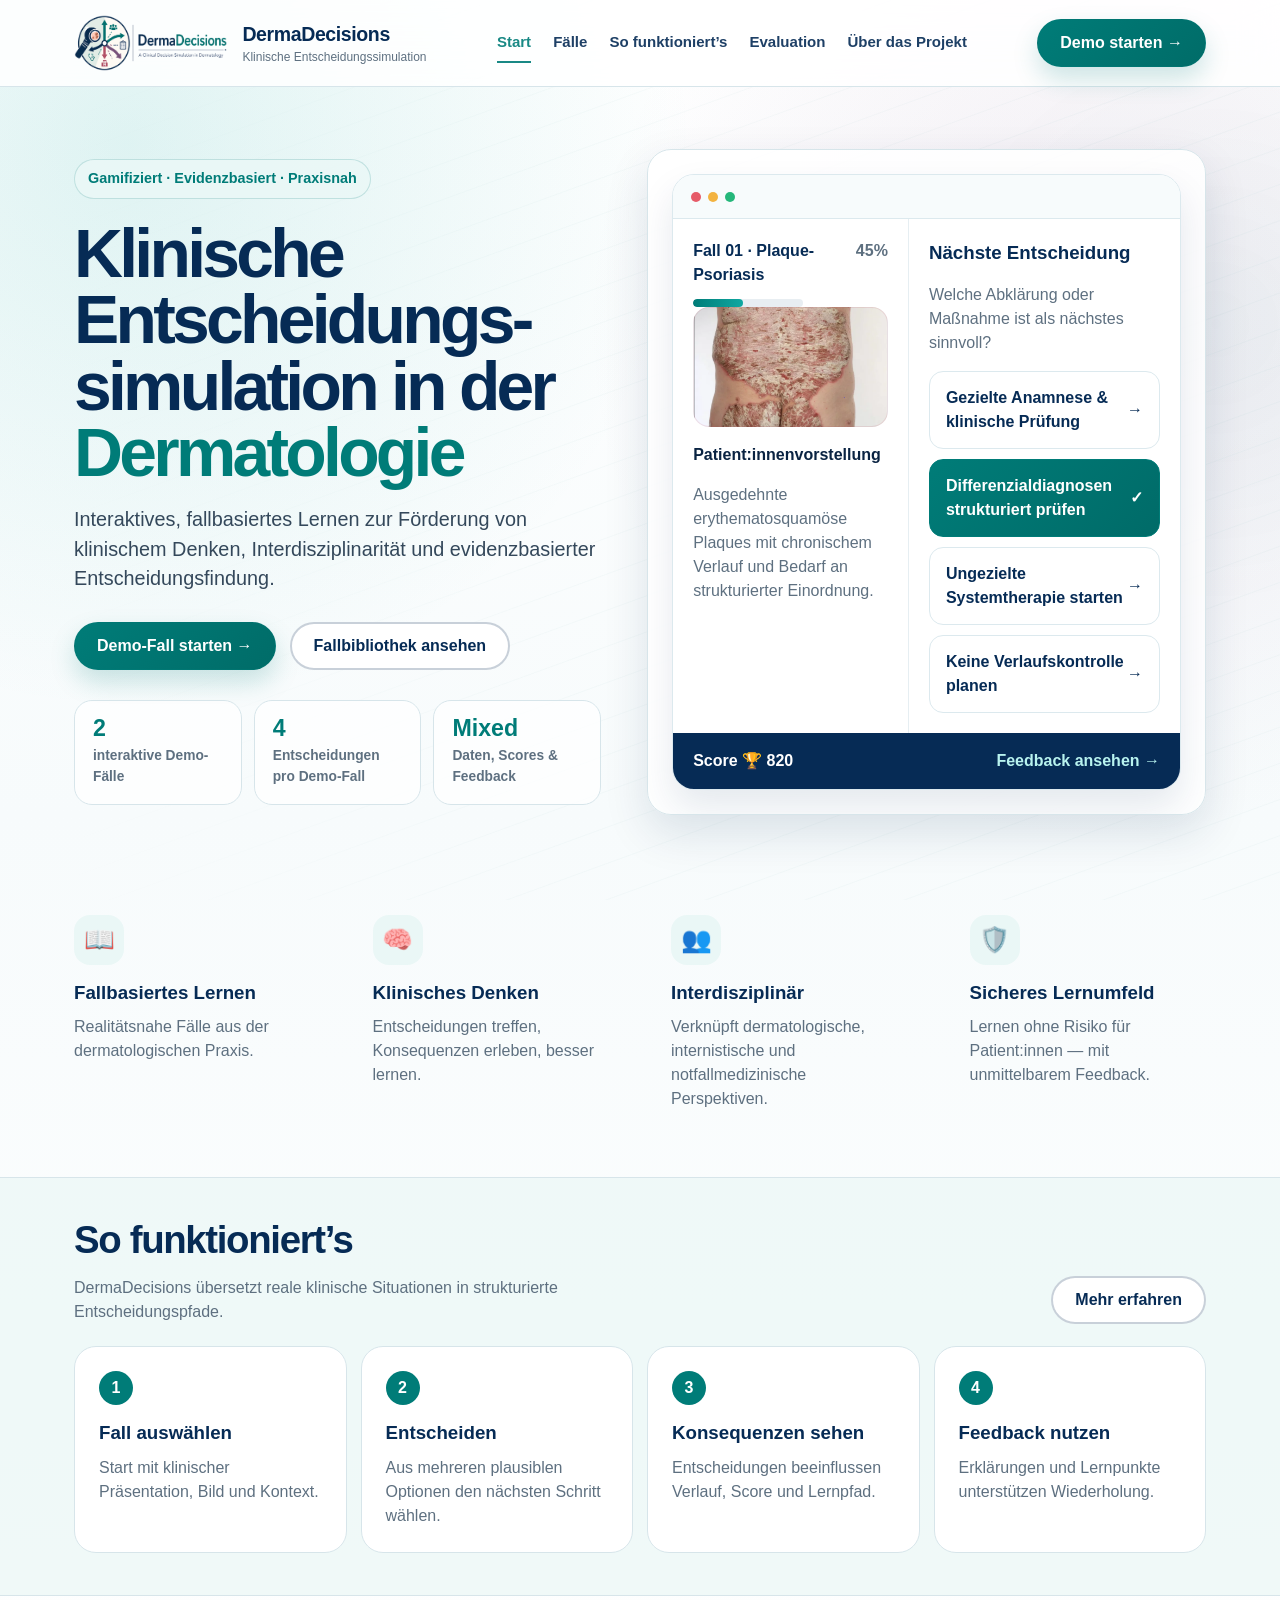
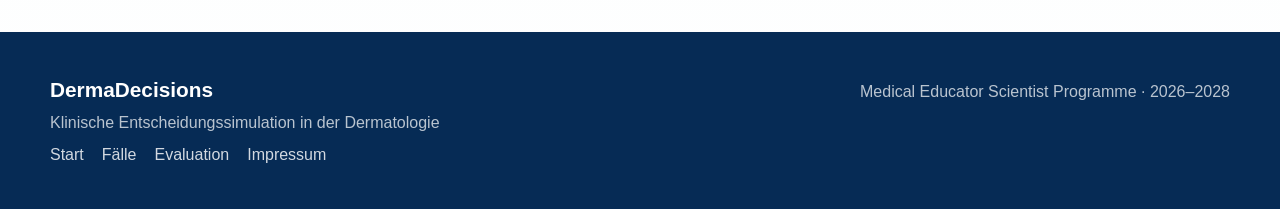
<file: DermaDecisionsDemoforHosting/index.html>
<!doctype html>
<html lang="de">
<head>
  <meta charset="utf-8">
  <meta name="viewport" content="width=device-width, initial-scale=1">
  <title>Start · DermaDecisions</title>
  <meta name="description" content="DermaDecisions ist eine webbasierte klinische Entscheidungssimulation für dermatologische Lehre.">
  <link rel="stylesheet" href="assets/css/styles.css">
</head>
<body>

<header>
  <nav class="nav" aria-label="Hauptnavigation">
    <a class="brand" href="index.html">
      <img src="assets/img/dermadecisions_logo.png" alt="DermaDecisions Logo">
      <div class="brand-text">
        <strong>DermaDecisions</strong>
        <span>Klinische Entscheidungssimulation</span>
      </div>
    </a>
    <div class="nav-links">
      <a class="active" href="index.html">Start</a>
      <a class="" href="faelle.html">Fälle</a>
      <a class="" href="so-funktioniert.html">So funktioniert’s</a>
      <a class="" href="evaluation.html">Evaluation</a>
      <a class="" href="ueber.html">Über das Projekt</a>
    </div>
    <a class="btn" href="fall-01.html"><span class="nowrap">Demo starten&nbsp;→</span></a>
  </nav>
</header>

<main>
  <section class="container hero">
    <div>
      <span class="eyebrow">Gamifiziert · Evidenzbasiert · Praxisnah</span>
      <h1>Klinische Entscheidungs&shy;simulation in der <span>Dermatologie</span></h1>
      <p class="lead">Interaktives, fallbasiertes Lernen zur Förderung von klinischem Denken, Interdisziplinarität und evidenzbasierter Entscheidungsfindung.</p>
      <div class="hero-actions">
        <a class="btn" href="fall-01.html">Demo-Fall starten →</a>
        <a class="btn secondary" href="faelle.html">Fallbibliothek ansehen</a>
      </div>
      <div class="quick-stats">
        <div class="stat"><strong>2</strong><span>interaktive Demo-Fälle</span></div>
        <div class="stat"><strong>4</strong><span>Entscheidungen pro Demo-Fall</span></div>
        <div class="stat"><strong>Mixed</strong><span>Daten, Scores & Feedback</span></div>
      </div>
    </div>
    <div class="app-card">
      <div class="app-window">
        <div class="window-top"><span class="dot red"></span><span class="dot yellow"></span><span class="dot green"></span></div>
        <div class="case-ui">
          <div class="patient">
            <div class="case-title"><span>Fall 01 · Plaque-Psoriasis</span><span class="muted">45%</span></div>
            <div class="progress"><span></span></div>
            <div class="patient-img" style="background-image:url('assets/img/fall_psoriasis.png')"></div>
            <p><strong>Patient:innenvorstellung</strong></p>
            <p class="muted">Ausgedehnte erythematosquamöse Plaques mit chronischem Verlauf und Bedarf an strukturierter Einordnung.</p>
          </div>
          <div class="decision">
            <h3>Nächste Entscheidung</h3>
            <p class="muted">Welche Abklärung oder Maßnahme ist als nächstes sinnvoll?</p>
            <div class="options">
              <div class="option">Gezielte Anamnese & klinische Prüfung <span>→</span></div>
              <div class="option selected">Differenzialdiagnosen strukturiert prüfen <span>✓</span></div>
              <div class="option">Ungezielte Systemtherapie starten <span>→</span></div>
              <div class="option">Keine Verlaufskontrolle planen <span>→</span></div>
            </div>
          </div>
        </div>
        <div class="score-bar"><span>Score 🏆 820</span><span>Feedback ansehen →</span></div>
      </div>
    </div>
  </section>

  <section class="container section">
    <div class="grid-4">
      <article class="benefit"><div class="icon">📖</div><h3>Fallbasiertes Lernen</h3><p>Realitätsnahe Fälle aus der dermatologischen Praxis.</p></article>
      <article class="benefit"><div class="icon">🧠</div><h3>Klinisches Denken</h3><p>Entscheidungen treffen, Konsequenzen erleben, besser lernen.</p></article>
      <article class="benefit"><div class="icon">👥</div><h3>Interdisziplinär</h3><p>Verknüpft dermatologische, internistische und notfallmedizinische Perspektiven.</p></article>
      <article class="benefit"><div class="icon">🛡️</div><h3>Sicheres Lernumfeld</h3><p>Lernen ohne Risiko für Patient:innen — mit unmittelbarem Feedback.</p></article>
    </div>
  </section>

  <section class="section soft">
    <div class="container">
      <div class="section-head">
        <div><h2>So funktioniert’s</h2><p>DermaDecisions übersetzt reale klinische Situationen in strukturierte Entscheidungspfade.</p></div>
        <a class="btn secondary" href="so-funktioniert.html">Mehr erfahren</a>
      </div>
      <div class="grid-4">
        <article class="step"><span class="num">1</span><h3>Fall auswählen</h3><p>Start mit klinischer Präsentation, Bild und Kontext.</p></article>
        <article class="step"><span class="num">2</span><h3>Entscheiden</h3><p>Aus mehreren plausiblen Optionen den nächsten Schritt wählen.</p></article>
        <article class="step"><span class="num">3</span><h3>Konsequenzen sehen</h3><p>Entscheidungen beeinflussen Verlauf, Score und Lernpfad.</p></article>
        <article class="step"><span class="num">4</span><h3>Feedback nutzen</h3><p>Erklärungen und Lernpunkte unterstützen Wiederholung.</p></article>
      </div>
    </div>
  </section>
</main>

<footer>
  <div class="footer-inner">
    <div>
      <strong>DermaDecisions</strong>
      <p>Klinische Entscheidungssimulation in der Dermatologie</p>
      <div class="footer-links">
        <a href="index.html">Start</a>
        <a href="faelle.html">Fälle</a>
        <a href="evaluation.html">Evaluation</a>
        <a href="impressum.html">Impressum</a>
      </div>
    </div>
    <div>
      <p>Medical Educator Scientist Programme · 2026–2028</p>
    </div>
  </div>
</footer>
</body></html>
</file>
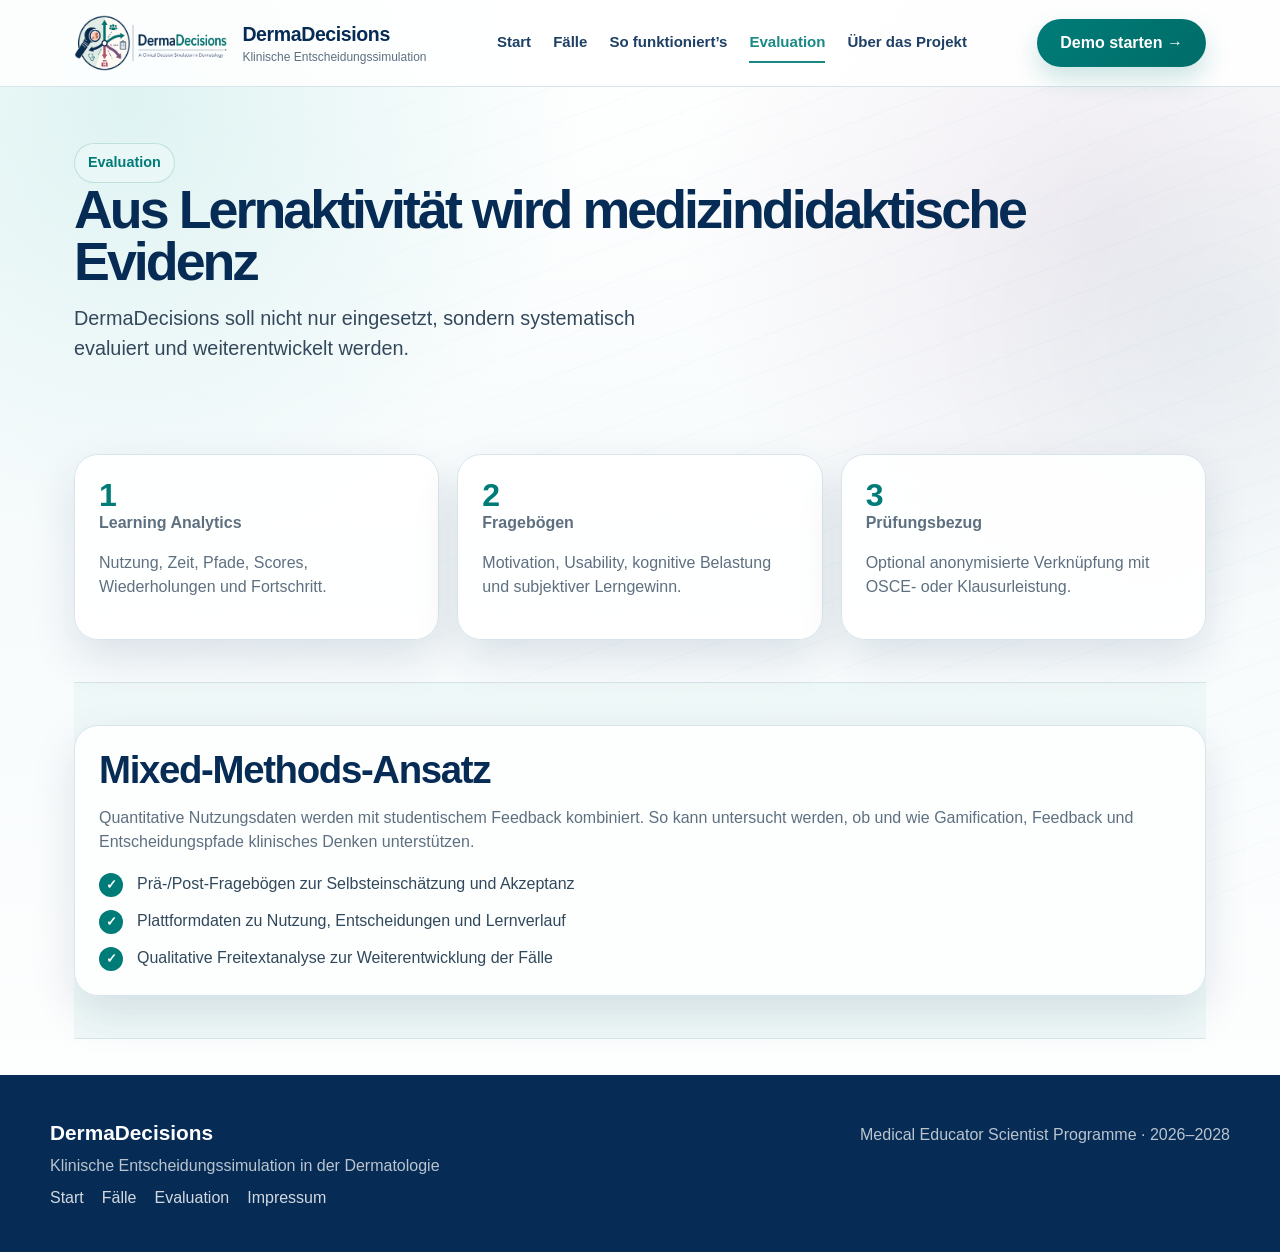
<file: DermaDecisionsDemoforHosting/evaluation.html>
<!doctype html>
<html lang="de">
<head>
  <meta charset="utf-8">
  <meta name="viewport" content="width=device-width, initial-scale=1">
  <title>Evaluation · DermaDecisions</title>
  <meta name="description" content="DermaDecisions ist eine webbasierte klinische Entscheidungssimulation für dermatologische Lehre.">
  <link rel="stylesheet" href="assets/css/styles.css">
</head>
<body>

<header>
  <nav class="nav" aria-label="Hauptnavigation">
    <a class="brand" href="index.html">
      <img src="assets/img/dermadecisions_logo.png" alt="DermaDecisions Logo">
      <div class="brand-text">
        <strong>DermaDecisions</strong>
        <span>Klinische Entscheidungssimulation</span>
      </div>
    </a>
    <div class="nav-links">
      <a class="" href="index.html">Start</a>
      <a class="" href="faelle.html">Fälle</a>
      <a class="" href="so-funktioniert.html">So funktioniert’s</a>
      <a class="active" href="evaluation.html">Evaluation</a>
      <a class="" href="ueber.html">Über das Projekt</a>
    </div>
    <a class="btn" href="fall-01.html"><span class="nowrap">Demo starten&nbsp;→</span></a>
  </nav>
</header>

<main class="container">
  <section class="page-title">
    <span class="eyebrow">Evaluation</span>
    <h1>Aus Lernaktivität wird medizin­didaktische Evidenz</h1>
    <p class="lead">DermaDecisions soll nicht nur eingesetzt, sondern systematisch evaluiert und weiterentwickelt werden.</p>
  </section>
  <section class="section">
    <div class="grid-3">
      <article class="metric-card"><strong>1</strong><span>Learning Analytics</span><p class="muted">Nutzung, Zeit, Pfade, Scores, Wiederholungen und Fortschritt.</p></article>
      <article class="metric-card"><strong>2</strong><span>Fragebögen</span><p class="muted">Motivation, Usability, kognitive Belastung und subjektiver Lerngewinn.</p></article>
      <article class="metric-card"><strong>3</strong><span>Prüfungsbezug</span><p class="muted">Optional anonymisierte Verknüpfung mit OSCE- oder Klausurleistung.</p></article>
    </div>
  </section>
  <section class="section soft">
    <div class="panel">
      <h2>Mixed-Methods-Ansatz</h2>
      <p>Quantitative Nutzungsdaten werden mit studentischem Feedback kombiniert. So kann untersucht werden, ob und wie Gamification, Feedback und Entscheidungspfade klinisches Denken unterstützen.</p>
      <ul class="list">
        <li><span class="check">✓</span><span>Prä-/Post-Fragebögen zur Selbsteinschätzung und Akzeptanz</span></li>
        <li><span class="check">✓</span><span>Plattformdaten zu Nutzung, Entscheidungen und Lernverlauf</span></li>
        <li><span class="check">✓</span><span>Qualitative Freitextanalyse zur Weiterentwicklung der Fälle</span></li>
      </ul>
    </div>
  </section>
</main>

<footer>
  <div class="footer-inner">
    <div>
      <strong>DermaDecisions</strong>
      <p>Klinische Entscheidungssimulation in der Dermatologie</p>
      <div class="footer-links">
        <a href="index.html">Start</a>
        <a href="faelle.html">Fälle</a>
        <a href="evaluation.html">Evaluation</a>
        <a href="impressum.html">Impressum</a>
      </div>
    </div>
    <div>
      <p>Medical Educator Scientist Programme · 2026–2028</p>
    </div>
  </div>
</footer>
</body></html>
</file>
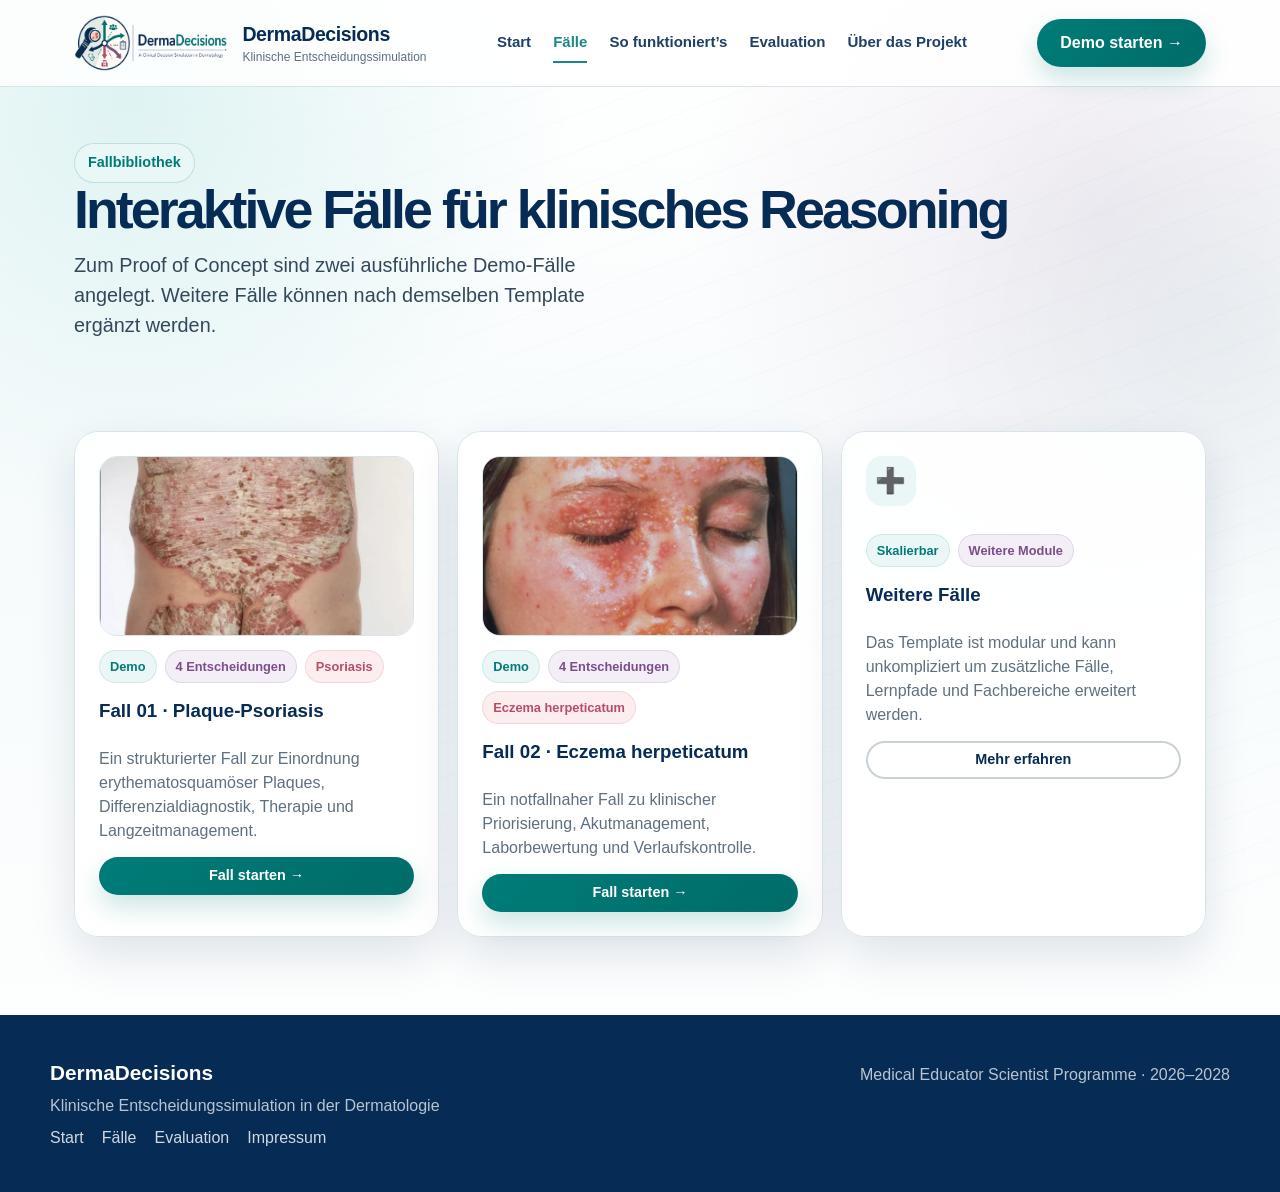
<file: DermaDecisionsDemoforHosting/faelle.html>
<!doctype html>
<html lang="de">
<head>
  <meta charset="utf-8">
  <meta name="viewport" content="width=device-width, initial-scale=1">
  <title>Fälle · DermaDecisions</title>
  <meta name="description" content="DermaDecisions ist eine webbasierte klinische Entscheidungssimulation für dermatologische Lehre.">
  <link rel="stylesheet" href="assets/css/styles.css">
</head>
<body>

<header>
  <nav class="nav" aria-label="Hauptnavigation">
    <a class="brand" href="index.html">
      <img src="assets/img/dermadecisions_logo.png" alt="DermaDecisions Logo">
      <div class="brand-text">
        <strong>DermaDecisions</strong>
        <span>Klinische Entscheidungssimulation</span>
      </div>
    </a>
    <div class="nav-links">
      <a class="" href="index.html">Start</a>
      <a class="active" href="faelle.html">Fälle</a>
      <a class="" href="so-funktioniert.html">So funktioniert’s</a>
      <a class="" href="evaluation.html">Evaluation</a>
      <a class="" href="ueber.html">Über das Projekt</a>
    </div>
    <a class="btn" href="fall-01.html"><span class="nowrap">Demo starten&nbsp;→</span></a>
  </nav>
</header>

<main class="container">
  <section class="page-title">
    <span class="eyebrow">Fallbibliothek</span>
    <h1>Interaktive Fälle für klinisches Reasoning</h1>
    <p class="lead">Zum Proof of Concept sind zwei ausführliche Demo-Fälle angelegt. Weitere Fälle können nach demselben Template ergänzt werden.</p>
  </section>

  <section class="section">
    <div class="grid-3">
      <article class="case-card">
        <div class="case-thumb"><img src="assets/img/fall_psoriasis.png" alt="Klinisches Bild einer ausgedehnten Psoriasis"></div>
        <div class="tags"><span class="tag">Demo</span><span class="tag purple">4 Entscheidungen</span><span class="tag rose">Psoriasis</span></div>
        <h3>Fall 01 · Plaque-Psoriasis</h3>
        <p>Ein strukturierter Fall zur Einordnung erythematosquamöser Plaques, Differenzialdiagnostik, Therapie und Langzeitmanagement.</p>
        <a class="btn small" href="fall-01.html">Fall starten →</a>
      </article>
      <article class="case-card">
        <div class="case-thumb"><img src="assets/img/fall_eczema_herpeticatum.png" alt="Klinisches Bild eines Eczema herpeticatum"></div>
        <div class="tags"><span class="tag">Demo</span><span class="tag purple">4 Entscheidungen</span><span class="tag rose">Eczema herpeticatum</span></div>
        <h3>Fall 02 · Eczema herpeticatum</h3>
        <p>Ein notfallnaher Fall zu klinischer Priorisierung, Akutmanagement, Laborbewertung und Verlaufskontrolle.</p>
        <a class="btn small" href="fall-02.html">Fall starten →</a>
      </article>
      <article class="case-card">
        <div class="icon">➕</div>
        <div class="tags"><span class="tag">Skalierbar</span><span class="tag purple">Weitere Module</span></div>
        <h3>Weitere Fälle</h3>
        <p>Das Template ist modular und kann unkompliziert um zusätzliche Fälle, Lernpfade und Fachbereiche erweitert werden.</p>
        <a class="btn small secondary" href="ueber.html">Mehr erfahren</a>
      </article>
    </div>
  </section>
</main>

<footer>
  <div class="footer-inner">
    <div>
      <strong>DermaDecisions</strong>
      <p>Klinische Entscheidungssimulation in der Dermatologie</p>
      <div class="footer-links">
        <a href="index.html">Start</a>
        <a href="faelle.html">Fälle</a>
        <a href="evaluation.html">Evaluation</a>
        <a href="impressum.html">Impressum</a>
      </div>
    </div>
    <div>
      <p>Medical Educator Scientist Programme · 2026–2028</p>
    </div>
  </div>
</footer>
</body></html>
</file>
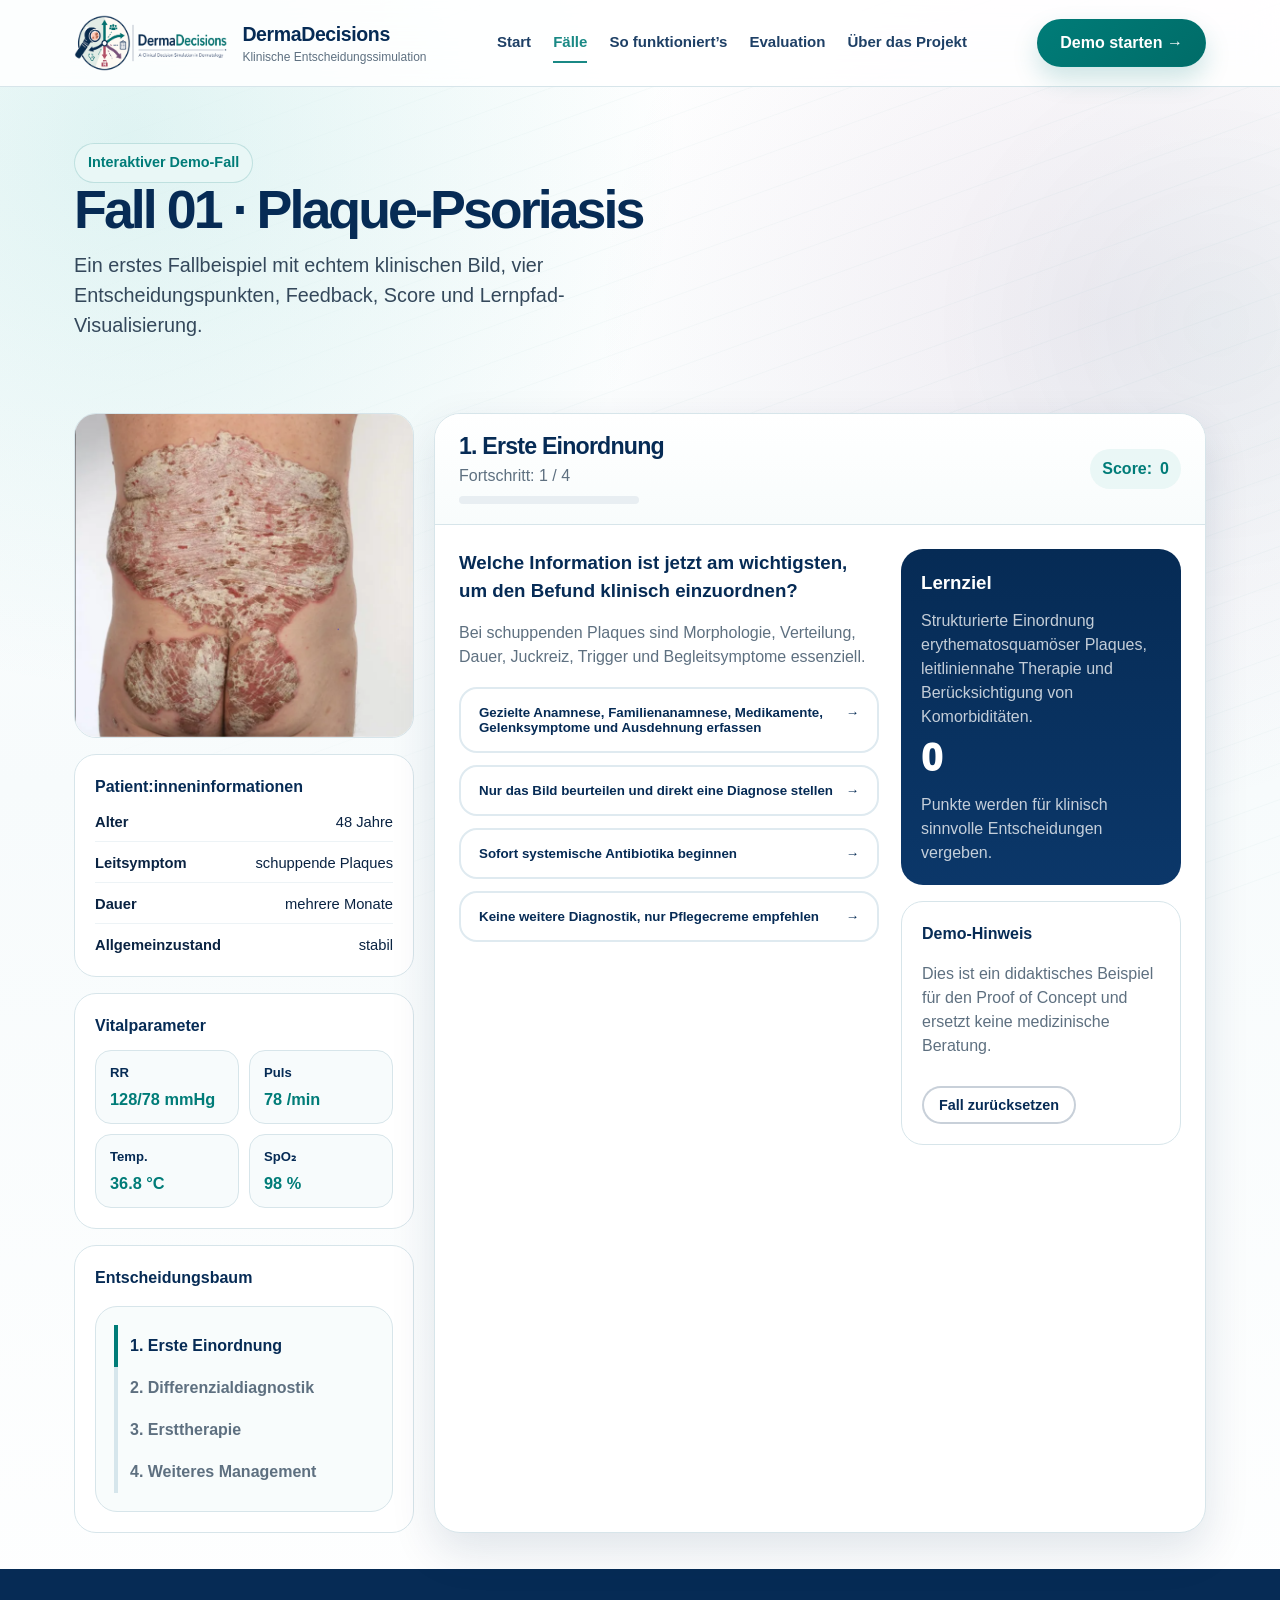
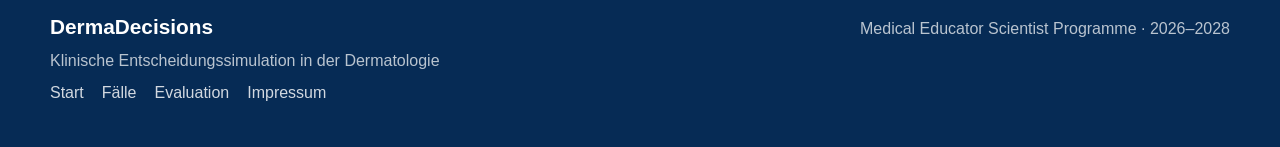
<file: DermaDecisionsDemoforHosting/fall-01.html>
<!doctype html>
<html lang="de">
<head>
  <meta charset="utf-8">
  <meta name="viewport" content="width=device-width, initial-scale=1">
  <title>Fall 01 · DermaDecisions</title>
  <meta name="description" content="DermaDecisions ist eine webbasierte klinische Entscheidungssimulation für dermatologische Lehre.">
  <link rel="stylesheet" href="assets/css/styles.css">
</head>
<body>

<header>
  <nav class="nav" aria-label="Hauptnavigation">
    <a class="brand" href="index.html">
      <img src="assets/img/dermadecisions_logo.png" alt="DermaDecisions Logo">
      <div class="brand-text">
        <strong>DermaDecisions</strong>
        <span>Klinische Entscheidungssimulation</span>
      </div>
    </a>
    <div class="nav-links">
      <a class="" href="index.html">Start</a>
      <a class="active" href="faelle.html">Fälle</a>
      <a class="" href="so-funktioniert.html">So funktioniert’s</a>
      <a class="" href="evaluation.html">Evaluation</a>
      <a class="" href="ueber.html">Über das Projekt</a>
    </div>
    <a class="btn" href="fall-01.html"><span class="nowrap">Demo starten&nbsp;→</span></a>
  </nav>
</header>

<main class="container">
  <section class="page-title">
    <span class="eyebrow">Interaktiver Demo-Fall</span>
    <h1>Fall 01 · Plaque-Psoriasis</h1>
    <p class="lead">Ein erstes Fallbeispiel mit echtem klinischen Bild, vier Entscheidungspunkten, Feedback, Score und Lernpfad-Visualisierung.</p>
  </section>
  <section class="case-layout" data-case-game>
    <aside class="sidebar">
      <div class="case-image-large"><img src="assets/img/fall_psoriasis.png" alt="Fall 01"></div>
      <div class="info-box"><h3>Patient:inneninformationen</h3><div class="info-table"><div class="info-row"><strong>Alter</strong><span>48 Jahre</span></div><div class="info-row"><strong>Leitsymptom</strong><span>schuppende Plaques</span></div><div class="info-row"><strong>Dauer</strong><span>mehrere Monate</span></div><div class="info-row"><strong>Allgemeinzustand</strong><span>stabil</span></div></div></div>
      <div class="info-box"><h3>Vitalparameter</h3><div class="vitals-grid"><div class="vital-card"><strong>RR</strong><span>128/78 mmHg</span></div><div class="vital-card"><strong>Puls</strong><span>78 /min</span></div><div class="vital-card"><strong>Temp.</strong><span>36.8 °C</span></div><div class="vital-card"><strong>SpO₂</strong><span>98 %</span></div></div></div>
      <div class="info-box"><h3>Entscheidungsbaum</h3><div class="tree"><div class="tree-node active" data-tree-node>1. Erste Einordnung</div><div class="tree-node" data-tree-node>2. Differenzialdiagnostik</div><div class="tree-node" data-tree-node>3. Ersttherapie</div><div class="tree-node" data-tree-node>4. Weiteres Management</div></div></div>
    </aside>
    <section class="game-panel">
      <div class="game-head">
        <div>
          <h2 data-step-title>1. Schritt</h2>
          <p class="muted" style="margin:6px 0 0">Fortschritt: <span data-progress-text>1 / 4</span></p>
          <div class="progress" style="width:180px"><span data-progress-fill></span></div>
        </div>
        <div class="pill">Score: <span data-score>0</span></div>
      </div>
      <div class="game-body">
        <div>
          <h3 data-question></h3>
          <p class="muted" data-teaching></p>
          <div class="lab-panel" data-lab-panel style="display:none">
            <h4>Fiktive Laborwerte</h4>
            
            <div class="lab-grid" data-lab-grid></div>
          </div>
          <div class="decision-options" data-choices></div>
          <div class="feedback" data-feedback></div>
          <div class="results" data-results></div>
          <div class="next-row"><button class="btn small" data-next style="display:none">Weiter</button></div>
        </div>
        <aside>
          <div class="score-card">
            <h3>Lernziel</h3>
            <p>Strukturierte Einordnung erythematosquamöser Plaques, leitliniennahe Therapie und Berücksichtigung von Komorbiditäten.</p>
            <div class="score-value" data-score>0</div>
            <p>Punkte werden für klinisch sinnvolle Entscheidungen vergeben.</p>
          </div>
          <div class="info-box" style="margin-top:16px">
            <h3>Demo-Hinweis</h3>
            <p class="muted">Dies ist ein didaktisches Beispiel für den Proof of Concept und ersetzt keine medizinische Beratung.</p>
            <button class="btn small secondary" data-reset style="margin-top:12px">Fall zurücksetzen</button>
          </div>
        </aside>
      </div>
    </section>
  </section>
</main>
<script src="assets/js/case-engine.js"></script>
<script src="assets/js/case-psoriasis.js"></script>

<footer>
  <div class="footer-inner">
    <div>
      <strong>DermaDecisions</strong>
      <p>Klinische Entscheidungssimulation in der Dermatologie</p>
      <div class="footer-links">
        <a href="index.html">Start</a>
        <a href="faelle.html">Fälle</a>
        <a href="evaluation.html">Evaluation</a>
        <a href="impressum.html">Impressum</a>
      </div>
    </div>
    <div>
      <p>Medical Educator Scientist Programme · 2026–2028</p>
    </div>
  </div>
</footer>
</body></html>
</file>
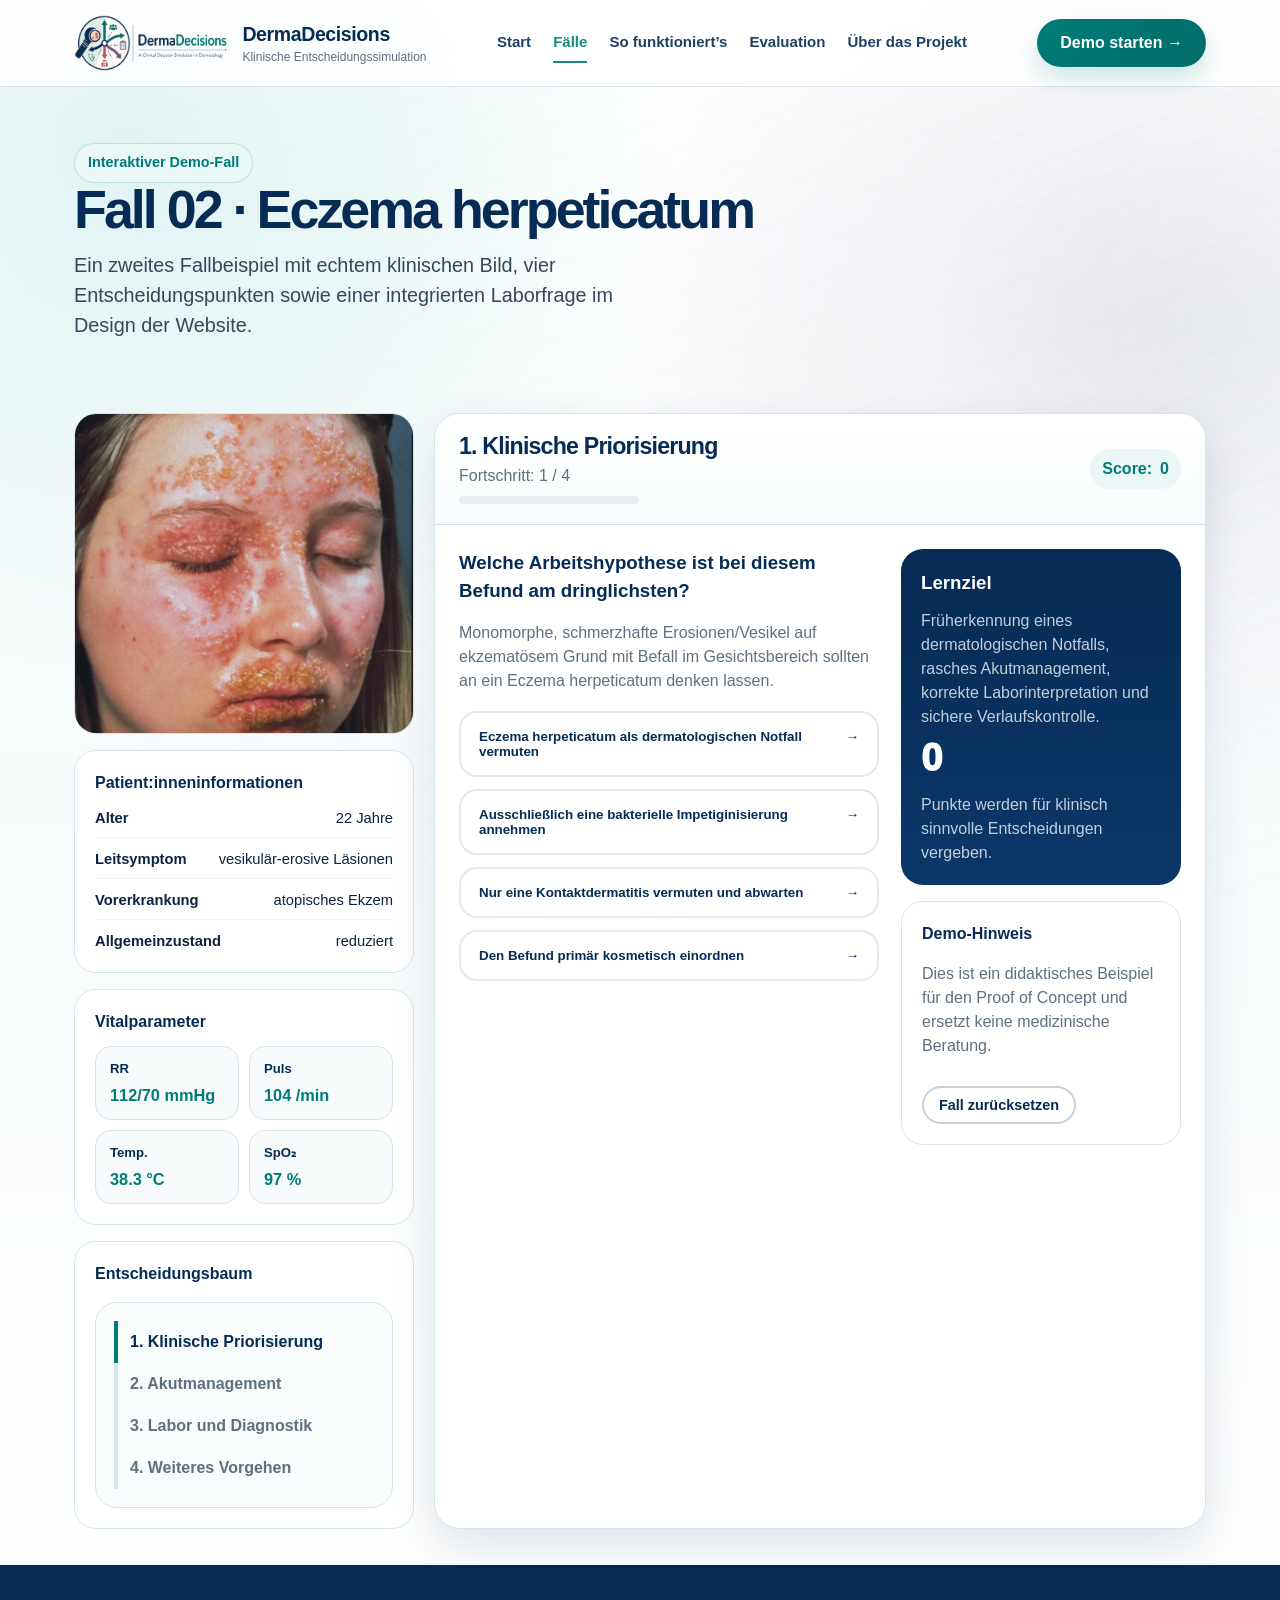
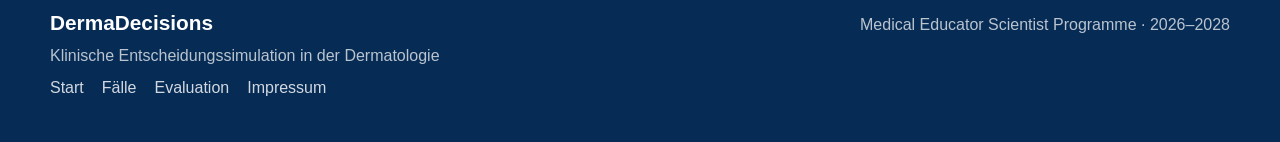
<file: DermaDecisionsDemoforHosting/fall-02.html>
<!doctype html>
<html lang="de">
<head>
  <meta charset="utf-8">
  <meta name="viewport" content="width=device-width, initial-scale=1">
  <title>Fall 02 · DermaDecisions</title>
  <meta name="description" content="DermaDecisions ist eine webbasierte klinische Entscheidungssimulation für dermatologische Lehre.">
  <link rel="stylesheet" href="assets/css/styles.css">
</head>
<body>

<header>
  <nav class="nav" aria-label="Hauptnavigation">
    <a class="brand" href="index.html">
      <img src="assets/img/dermadecisions_logo.png" alt="DermaDecisions Logo">
      <div class="brand-text">
        <strong>DermaDecisions</strong>
        <span>Klinische Entscheidungssimulation</span>
      </div>
    </a>
    <div class="nav-links">
      <a class="" href="index.html">Start</a>
      <a class="active" href="faelle.html">Fälle</a>
      <a class="" href="so-funktioniert.html">So funktioniert’s</a>
      <a class="" href="evaluation.html">Evaluation</a>
      <a class="" href="ueber.html">Über das Projekt</a>
    </div>
    <a class="btn" href="fall-01.html"><span class="nowrap">Demo starten&nbsp;→</span></a>
  </nav>
</header>

<main class="container">
  <section class="page-title">
    <span class="eyebrow">Interaktiver Demo-Fall</span>
    <h1>Fall 02 · Eczema herpeticatum</h1>
    <p class="lead">Ein zweites Fallbeispiel mit echtem klinischen Bild, vier Entscheidungspunkten sowie einer integrierten Laborfrage im Design der Website.</p>
  </section>
  <section class="case-layout" data-case-game>
    <aside class="sidebar">
      <div class="case-image-large"><img src="assets/img/fall_eczema_herpeticatum.png" alt="Fall 02"></div>
      <div class="info-box"><h3>Patient:inneninformationen</h3><div class="info-table"><div class="info-row"><strong>Alter</strong><span>22 Jahre</span></div><div class="info-row"><strong>Leitsymptom</strong><span>vesikulär-erosive Läsionen</span></div><div class="info-row"><strong>Vorerkrankung</strong><span>atopisches Ekzem</span></div><div class="info-row"><strong>Allgemeinzustand</strong><span>reduziert</span></div></div></div>
      <div class="info-box"><h3>Vitalparameter</h3><div class="vitals-grid"><div class="vital-card"><strong>RR</strong><span>112/70 mmHg</span></div><div class="vital-card"><strong>Puls</strong><span>104 /min</span></div><div class="vital-card"><strong>Temp.</strong><span>38.3 °C</span></div><div class="vital-card"><strong>SpO₂</strong><span>97 %</span></div></div></div>
      <div class="info-box"><h3>Entscheidungsbaum</h3><div class="tree"><div class="tree-node active" data-tree-node>1. Klinische Priorisierung</div><div class="tree-node" data-tree-node>2. Akutmanagement</div><div class="tree-node" data-tree-node>3. Labor und Diagnostik</div><div class="tree-node" data-tree-node>4. Weiteres Vorgehen</div></div></div>
    </aside>
    <section class="game-panel">
      <div class="game-head">
        <div>
          <h2 data-step-title>1. Schritt</h2>
          <p class="muted" style="margin:6px 0 0">Fortschritt: <span data-progress-text>1 / 4</span></p>
          <div class="progress" style="width:180px"><span data-progress-fill></span></div>
        </div>
        <div class="pill">Score: <span data-score>0</span></div>
      </div>
      <div class="game-body">
        <div>
          <h3 data-question></h3>
          <p class="muted" data-teaching></p>
          <div class="lab-panel" data-lab-panel style="display:none">
            <h4>Fiktive Laborwerte</h4>
            <p class="muted" style="margin-top:0">Die Werte sind fiktiv und dienen ausschließlich der didaktischen Veranschaulichung.</p>
            <div class="lab-grid" data-lab-grid></div>
          </div>
          <div class="decision-options" data-choices></div>
          <div class="feedback" data-feedback></div>
          <div class="results" data-results></div>
          <div class="next-row"><button class="btn small" data-next style="display:none">Weiter</button></div>
        </div>
        <aside>
          <div class="score-card">
            <h3>Lernziel</h3>
            <p>Früherkennung eines dermatologischen Notfalls, rasches Akutmanagement, korrekte Laborinterpretation und sichere Verlaufskontrolle.</p>
            <div class="score-value" data-score>0</div>
            <p>Punkte werden für klinisch sinnvolle Entscheidungen vergeben.</p>
          </div>
          <div class="info-box" style="margin-top:16px">
            <h3>Demo-Hinweis</h3>
            <p class="muted">Dies ist ein didaktisches Beispiel für den Proof of Concept und ersetzt keine medizinische Beratung.</p>
            <button class="btn small secondary" data-reset style="margin-top:12px">Fall zurücksetzen</button>
          </div>
        </aside>
      </div>
    </section>
  </section>
</main>
<script src="assets/js/case-engine.js"></script>
<script src="assets/js/case-eczema-herpeticatum.js"></script>

<footer>
  <div class="footer-inner">
    <div>
      <strong>DermaDecisions</strong>
      <p>Klinische Entscheidungssimulation in der Dermatologie</p>
      <div class="footer-links">
        <a href="index.html">Start</a>
        <a href="faelle.html">Fälle</a>
        <a href="evaluation.html">Evaluation</a>
        <a href="impressum.html">Impressum</a>
      </div>
    </div>
    <div>
      <p>Medical Educator Scientist Programme · 2026–2028</p>
    </div>
  </div>
</footer>
</body></html>
</file>
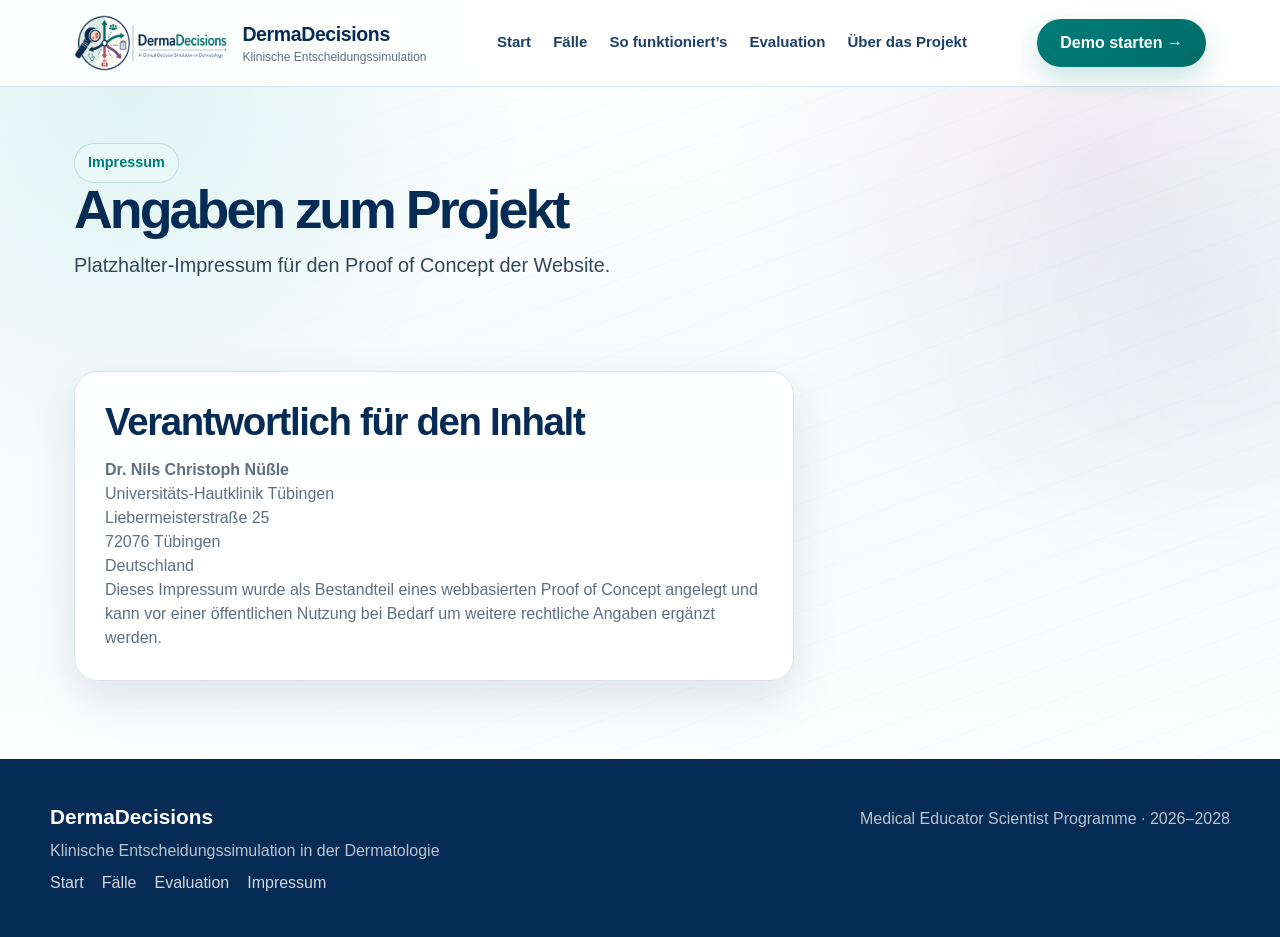
<file: DermaDecisionsDemoforHosting/impressum.html>
<!doctype html>
<html lang="de">
<head>
  <meta charset="utf-8">
  <meta name="viewport" content="width=device-width, initial-scale=1">
  <title>Impressum · DermaDecisions</title>
  <meta name="description" content="DermaDecisions ist eine webbasierte klinische Entscheidungssimulation für dermatologische Lehre.">
  <link rel="stylesheet" href="assets/css/styles.css">
</head>
<body>

<header>
  <nav class="nav" aria-label="Hauptnavigation">
    <a class="brand" href="index.html">
      <img src="assets/img/dermadecisions_logo.png" alt="DermaDecisions Logo">
      <div class="brand-text">
        <strong>DermaDecisions</strong>
        <span>Klinische Entscheidungssimulation</span>
      </div>
    </a>
    <div class="nav-links">
      <a class="" href="index.html">Start</a>
      <a class="" href="faelle.html">Fälle</a>
      <a class="" href="so-funktioniert.html">So funktioniert’s</a>
      <a class="" href="evaluation.html">Evaluation</a>
      <a class="" href="ueber.html">Über das Projekt</a>
    </div>
    <a class="btn" href="fall-01.html"><span class="nowrap">Demo starten&nbsp;→</span></a>
  </nav>
</header>

<main class="container">
  <section class="page-title">
    <span class="eyebrow">Impressum</span>
    <h1>Angaben zum Projekt</h1>
    <p class="lead">Platzhalter-Impressum für den Proof of Concept der Website.</p>
  </section>
  <section class="section imprint">
    <div class="panel">
      <h2>Verantwortlich für den Inhalt</h2>
      <p>
        <strong>Dr. Nils Christoph Nüßle</strong><br>
        Universitäts-Hautklinik Tübingen<br>
        Liebermeisterstraße 25<br>
        72076 Tübingen<br>
        Deutschland
      </p>
      <p class="muted">Dieses Impressum wurde als Bestandteil eines webbasierten Proof of Concept angelegt und kann vor einer öffentlichen Nutzung bei Bedarf um weitere rechtliche Angaben ergänzt werden.</p>
    </div>
  </section>
</main>

<footer>
  <div class="footer-inner">
    <div>
      <strong>DermaDecisions</strong>
      <p>Klinische Entscheidungssimulation in der Dermatologie</p>
      <div class="footer-links">
        <a href="index.html">Start</a>
        <a href="faelle.html">Fälle</a>
        <a href="evaluation.html">Evaluation</a>
        <a href="impressum.html">Impressum</a>
      </div>
    </div>
    <div>
      <p>Medical Educator Scientist Programme · 2026–2028</p>
    </div>
  </div>
</footer>
</body></html>
</file>
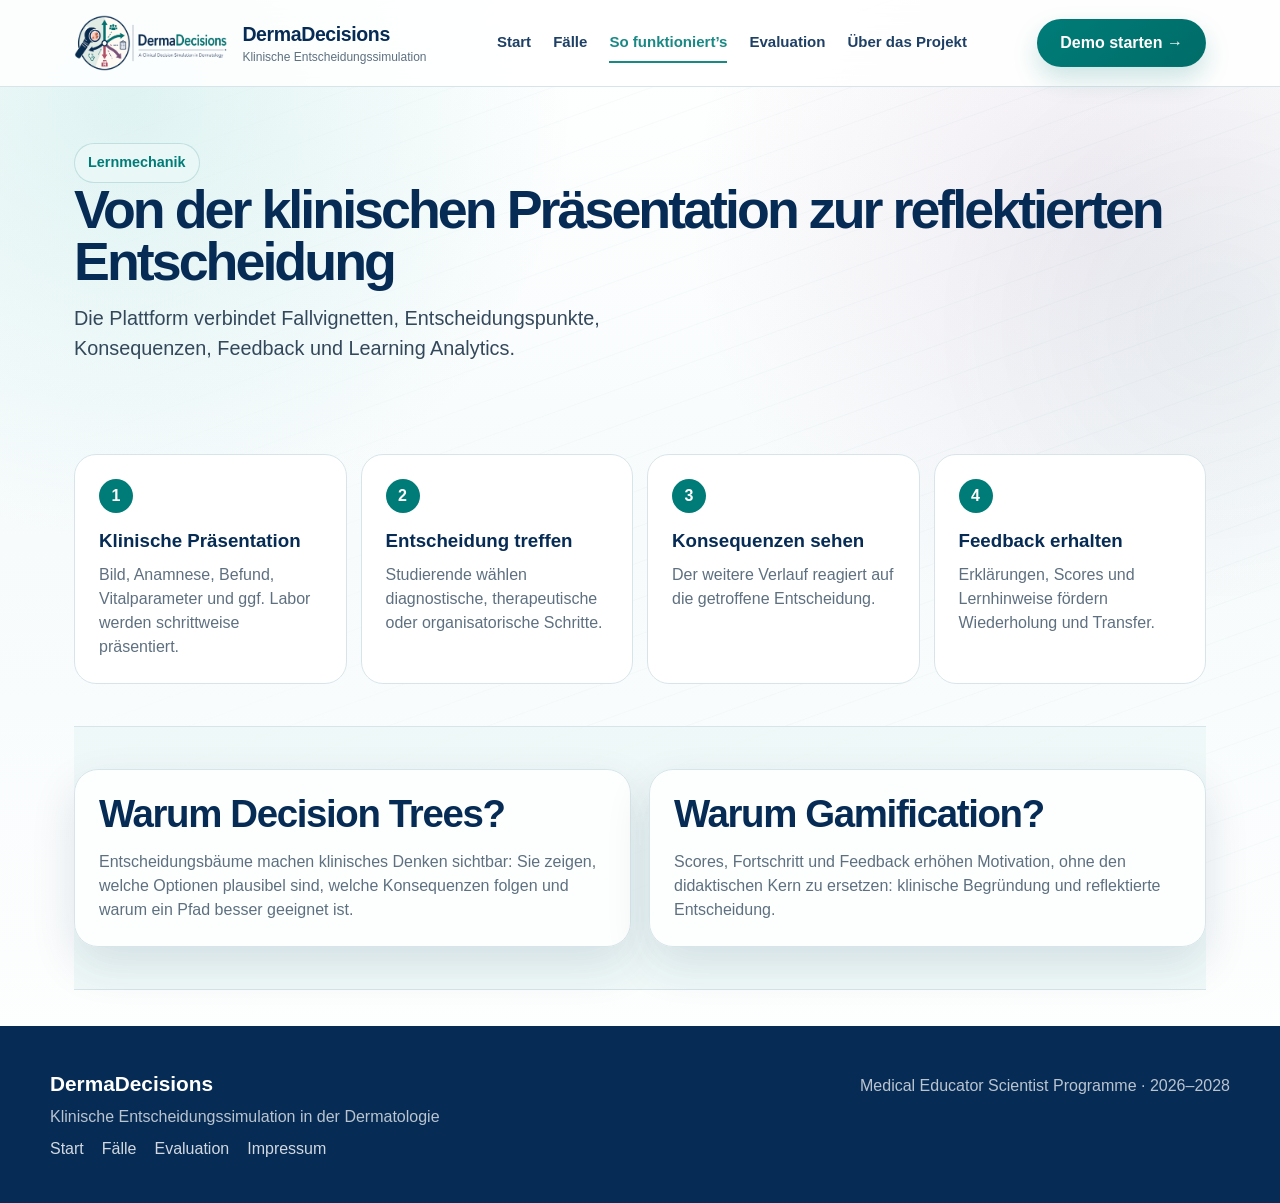
<file: DermaDecisionsDemoforHosting/so-funktioniert.html>
<!doctype html>
<html lang="de">
<head>
  <meta charset="utf-8">
  <meta name="viewport" content="width=device-width, initial-scale=1">
  <title>So funktioniert’s · DermaDecisions</title>
  <meta name="description" content="DermaDecisions ist eine webbasierte klinische Entscheidungssimulation für dermatologische Lehre.">
  <link rel="stylesheet" href="assets/css/styles.css">
</head>
<body>

<header>
  <nav class="nav" aria-label="Hauptnavigation">
    <a class="brand" href="index.html">
      <img src="assets/img/dermadecisions_logo.png" alt="DermaDecisions Logo">
      <div class="brand-text">
        <strong>DermaDecisions</strong>
        <span>Klinische Entscheidungssimulation</span>
      </div>
    </a>
    <div class="nav-links">
      <a class="" href="index.html">Start</a>
      <a class="" href="faelle.html">Fälle</a>
      <a class="active" href="so-funktioniert.html">So funktioniert’s</a>
      <a class="" href="evaluation.html">Evaluation</a>
      <a class="" href="ueber.html">Über das Projekt</a>
    </div>
    <a class="btn" href="fall-01.html"><span class="nowrap">Demo starten&nbsp;→</span></a>
  </nav>
</header>

<main class="container">
  <section class="page-title">
    <span class="eyebrow">Lernmechanik</span>
    <h1>Von der klinischen Präsentation zur reflektierten Entscheidung</h1>
    <p class="lead">Die Plattform verbindet Fallvignetten, Entscheidungspunkte, Konsequenzen, Feedback und Learning Analytics.</p>
  </section>
  <section class="section">
    <div class="grid-4">
      <article class="step"><span class="num">1</span><h3>Klinische Präsentation</h3><p>Bild, Anamnese, Befund, Vitalparameter und ggf. Labor werden schrittweise präsentiert.</p></article>
      <article class="step"><span class="num">2</span><h3>Entscheidung treffen</h3><p>Studierende wählen diagnostische, therapeutische oder organisatorische Schritte.</p></article>
      <article class="step"><span class="num">3</span><h3>Konsequenzen sehen</h3><p>Der weitere Verlauf reagiert auf die getroffene Entscheidung.</p></article>
      <article class="step"><span class="num">4</span><h3>Feedback erhalten</h3><p>Erklärungen, Scores und Lernhinweise fördern Wiederholung und Transfer.</p></article>
    </div>
  </section>
  <section class="section soft">
    <div class="grid-2">
      <article class="panel"><h2>Warum Decision Trees?</h2><p>Entscheidungsbäume machen klinisches Denken sichtbar: Sie zeigen, welche Optionen plausibel sind, welche Konsequenzen folgen und warum ein Pfad besser geeignet ist.</p></article>
      <article class="panel"><h2>Warum Gamification?</h2><p>Scores, Fortschritt und Feedback erhöhen Motivation, ohne den didaktischen Kern zu ersetzen: klinische Begründung und reflektierte Entscheidung.</p></article>
    </div>
  </section>
</main>

<footer>
  <div class="footer-inner">
    <div>
      <strong>DermaDecisions</strong>
      <p>Klinische Entscheidungssimulation in der Dermatologie</p>
      <div class="footer-links">
        <a href="index.html">Start</a>
        <a href="faelle.html">Fälle</a>
        <a href="evaluation.html">Evaluation</a>
        <a href="impressum.html">Impressum</a>
      </div>
    </div>
    <div>
      <p>Medical Educator Scientist Programme · 2026–2028</p>
    </div>
  </div>
</footer>
</body></html>
</file>
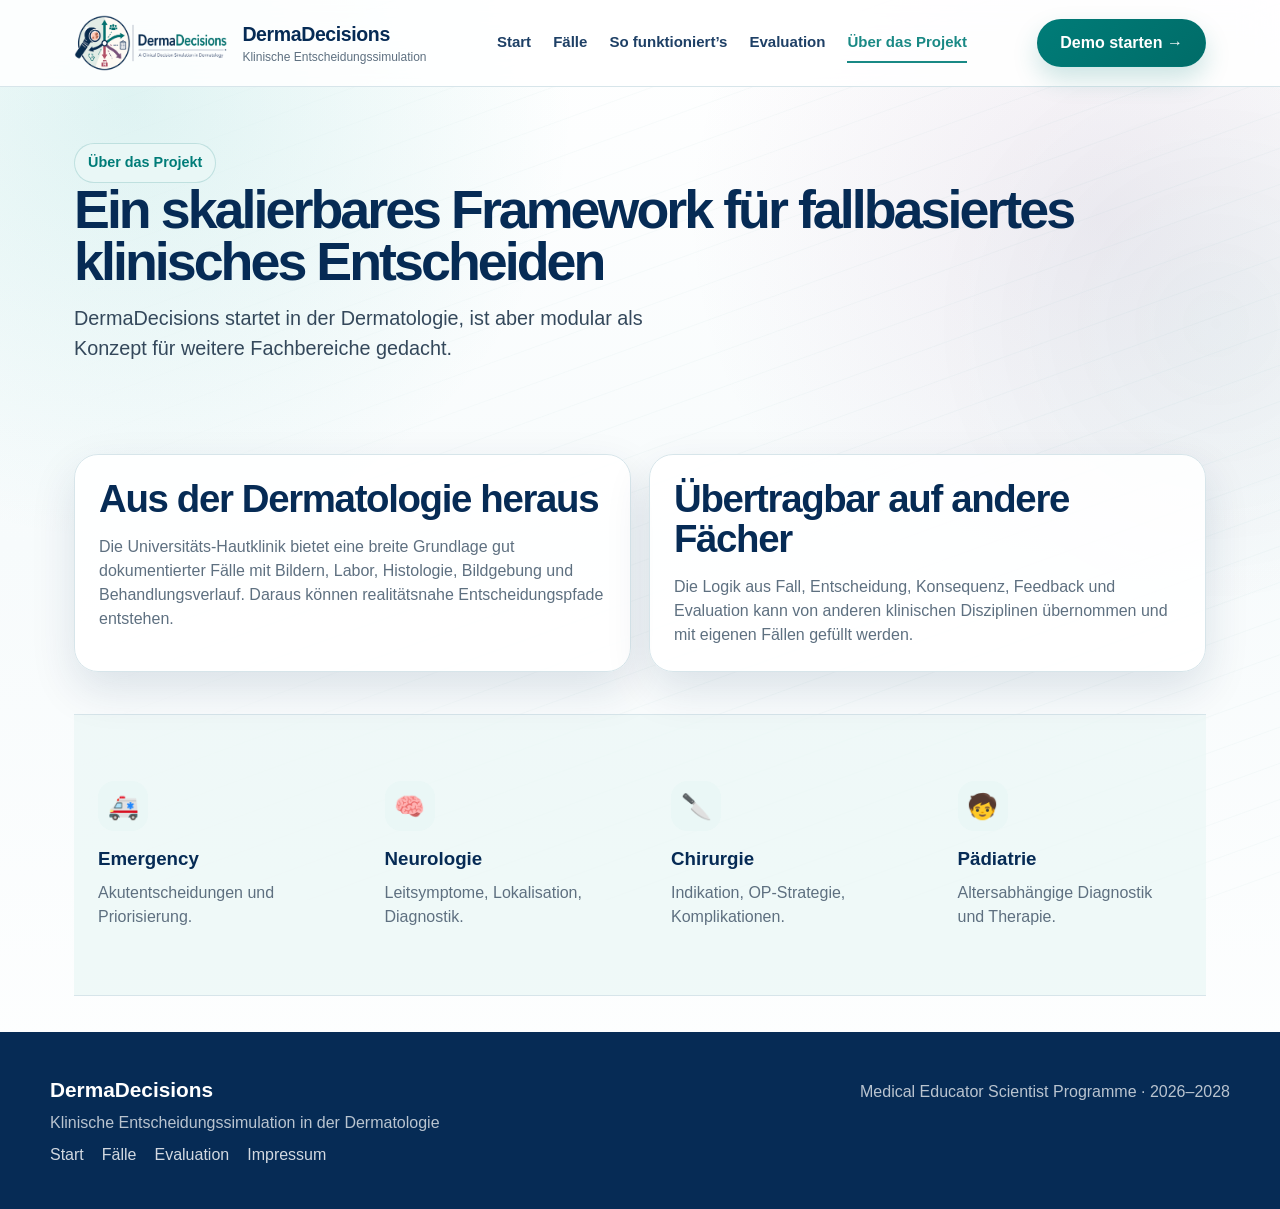
<file: DermaDecisionsDemoforHosting/ueber.html>
<!doctype html>
<html lang="de">
<head>
  <meta charset="utf-8">
  <meta name="viewport" content="width=device-width, initial-scale=1">
  <title>Über das Projekt · DermaDecisions</title>
  <meta name="description" content="DermaDecisions ist eine webbasierte klinische Entscheidungssimulation für dermatologische Lehre.">
  <link rel="stylesheet" href="assets/css/styles.css">
</head>
<body>

<header>
  <nav class="nav" aria-label="Hauptnavigation">
    <a class="brand" href="index.html">
      <img src="assets/img/dermadecisions_logo.png" alt="DermaDecisions Logo">
      <div class="brand-text">
        <strong>DermaDecisions</strong>
        <span>Klinische Entscheidungssimulation</span>
      </div>
    </a>
    <div class="nav-links">
      <a class="" href="index.html">Start</a>
      <a class="" href="faelle.html">Fälle</a>
      <a class="" href="so-funktioniert.html">So funktioniert’s</a>
      <a class="" href="evaluation.html">Evaluation</a>
      <a class="active" href="ueber.html">Über das Projekt</a>
    </div>
    <a class="btn" href="fall-01.html"><span class="nowrap">Demo starten&nbsp;→</span></a>
  </nav>
</header>

<main class="container">
  <section class="page-title">
    <span class="eyebrow">Über das Projekt</span>
    <h1>Ein skalierbares Framework für fallbasiertes klinisches Entscheiden</h1>
    <p class="lead">DermaDecisions startet in der Dermatologie, ist aber modular als Konzept für weitere Fachbereiche gedacht.</p>
  </section>
  <section class="section">
    <div class="grid-2">
      <article class="panel">
        <h2>Aus der Dermatologie heraus</h2>
        <p>Die Universitäts-Hautklinik bietet eine breite Grundlage gut dokumentierter Fälle mit Bildern, Labor, Histologie, Bildgebung und Behandlungsverlauf. Daraus können realitätsnahe Entscheidungspfade entstehen.</p>
      </article>
      <article class="panel">
        <h2>Übertragbar auf andere Fächer</h2>
        <p>Die Logik aus Fall, Entscheidung, Konsequenz, Feedback und Evaluation kann von anderen klinischen Disziplinen übernommen und mit eigenen Fällen gefüllt werden.</p>
      </article>
    </div>
  </section>
  <section class="section soft">
    <div class="grid-4">
      <article class="benefit"><div class="icon">🚑</div><h3>Emergency</h3><p>Akutentscheidungen und Priorisierung.</p></article>
      <article class="benefit"><div class="icon">🧠</div><h3>Neurologie</h3><p>Leitsymptome, Lokalisation, Diagnostik.</p></article>
      <article class="benefit"><div class="icon">🔪</div><h3>Chirurgie</h3><p>Indikation, OP-Strategie, Komplikationen.</p></article>
      <article class="benefit"><div class="icon">🧒</div><h3>Pädiatrie</h3><p>Altersabhängige Diagnostik und Therapie.</p></article>
    </div>
  </section>
</main>

<footer>
  <div class="footer-inner">
    <div>
      <strong>DermaDecisions</strong>
      <p>Klinische Entscheidungssimulation in der Dermatologie</p>
      <div class="footer-links">
        <a href="index.html">Start</a>
        <a href="faelle.html">Fälle</a>
        <a href="evaluation.html">Evaluation</a>
        <a href="impressum.html">Impressum</a>
      </div>
    </div>
    <div>
      <p>Medical Educator Scientist Programme · 2026–2028</p>
    </div>
  </div>
</footer>
</body></html>
</file>
<file: DermaDecisionsDemoforHosting/assets/css/styles.css>
:root{
  --navy:#062B55;
  --navy-2:#0B3769;
  --teal:#007C78;
  --teal-2:#0FA8A1;
  --mint:#EAF7F6;
  --aqua:#DFF3F3;
  --purple:#7B4E8A;
  --rose:#B74D67;
  --orange:#F28A2E;
  --green:#198754;
  --red:#D64255;
  --text:#0A2342;
  --muted:#5E7080;
  --line:#D7E5EA;
  --panel:rgba(255,255,255,.88);
  --shadow:0 18px 45px rgba(6,43,85,.12);
  --radius:24px;
  --max:1180px;
  font-family:Inter,"Segoe UI",Roboto,Arial,sans-serif;
}
*{box-sizing:border-box}
html{scroll-behavior:smooth}
body{
  margin:0;color:var(--text);line-height:1.5;
  background:
    radial-gradient(circle at 10% 8%,rgba(15,168,161,.13),transparent 28%),
    radial-gradient(circle at 86% 18%,rgba(123,78,138,.10),transparent 28%),
    linear-gradient(180deg,#fff 0%,#f7fbfc 45%,#fff 100%);
}
body::before{
  content:"";position:fixed;inset:0;z-index:-1;pointer-events:none;opacity:.36;
  background:
    repeating-linear-gradient(160deg, transparent 0 32px, rgba(0,124,120,.08) 33px, transparent 34px),
    radial-gradient(circle at 95% 36%, rgba(0,124,120,.12), transparent 22%);
  mask-image:linear-gradient(90deg, transparent 0%, #000 46%, #000 100%);
}
a{text-decoration:none;color:inherit}
img{max-width:100%}
header{position:sticky;top:0;z-index:20;background:rgba(255,255,255,.86);backdrop-filter:blur(18px);border-bottom:1px solid var(--line)}
.nav{max-width:var(--max);margin:0 auto;min-height:82px;display:flex;align-items:center;justify-content:space-between;padding:14px 24px;gap:24px}
.brand{display:flex;align-items:center;gap:14px;min-width:250px}
.brand img{height:58px;width:auto;object-fit:contain}
.brand-text strong{display:block;font-size:1.22rem;letter-spacing:-.02em;color:var(--navy)}
.brand-text span{display:block;font-size:.75rem;color:var(--muted);margin-top:-2px}
.nav-links{display:flex;align-items:center;gap:22px;font-weight:800;font-size:.94rem;color:var(--navy)}
.nav-links a{opacity:.9;border-bottom:2px solid transparent;padding:8px 0}
.nav-links a:hover,.nav-links a.active{color:var(--teal);border-bottom-color:var(--teal)}
.btn{
  display:inline-flex;align-items:center;justify-content:center;gap:10px;min-height:48px;
  padding:0 22px;border-radius:999px;border:1px solid rgba(0,124,120,.28);
  color:#fff;background:linear-gradient(135deg,var(--teal),#006C68);
  box-shadow:0 12px 26px rgba(0,124,120,.20);font-weight:900;cursor:pointer;
  transition:transform .16s ease,box-shadow .16s ease;white-space:nowrap;
}
.btn:hover{transform:translateY(-1px);box-shadow:0 16px 30px rgba(0,124,120,.28)}
.btn.secondary{color:var(--navy);background:#fff;border:2px solid rgba(6,43,85,.22);box-shadow:none}
.btn.small{min-height:38px;padding:0 15px;font-size:.9rem}
.nowrap{white-space:nowrap}
.container{max-width:var(--max);margin:0 auto;padding:0 24px}
.hero{padding:62px 24px 34px;display:grid;grid-template-columns:1fr 1.06fr;gap:46px;align-items:center}
.eyebrow{display:inline-flex;align-items:center;gap:10px;padding:8px 13px;border:1px solid rgba(0,124,120,.18);border-radius:999px;color:var(--teal);background:rgba(234,247,246,.88);font-weight:900;font-size:.9rem}
h1{margin:22px 0 18px;font-size:clamp(2.4rem,5.3vw,5rem);line-height:.98;letter-spacing:-.055em;color:var(--navy)}
h1 span{color:var(--teal)}
h2{margin:0 0 16px;color:var(--navy);letter-spacing:-.035em;font-size:clamp(1.8rem,3vw,2.6rem);line-height:1.05}
h3{color:var(--navy);margin:0 0 8px}
h4{margin:0 0 10px;color:var(--navy)}
.lead{max-width:580px;font-size:clamp(1.05rem,1.6vw,1.24rem);color:#34485B;margin:0 0 28px}
.hero-actions{display:flex;flex-wrap:wrap;gap:14px;margin-bottom:30px}
.quick-stats{display:grid;grid-template-columns:repeat(3,minmax(0,1fr));gap:12px;max-width:600px}
.stat{padding:16px 18px;border-radius:18px;background:rgba(255,255,255,.72);border:1px solid var(--line)}
.stat strong{display:block;font-size:1.45rem;color:var(--teal);line-height:1}
.stat span{display:block;color:var(--muted);font-size:.86rem;margin-top:6px;font-weight:700}
.app-card,.panel,.case-card,.metric-card{background:var(--panel);border:1px solid var(--line);border-radius:var(--radius);box-shadow:var(--shadow)}
.app-card{overflow:hidden;min-height:440px}
.app-window{background:#fff;border-radius:22px;border:1px solid #DCE9EE;margin:24px;overflow:hidden;box-shadow:0 18px 36px rgba(6,43,85,.10)}
.window-top{height:44px;display:flex;align-items:center;gap:7px;padding:0 18px;background:#F7FBFC;border-bottom:1px solid #DCE9EE}
.dot{width:10px;height:10px;border-radius:50%}.dot.red{background:#E65B68}.dot.yellow{background:#F3B340}.dot.green{background:#25B77A}
.case-ui{display:grid;grid-template-columns:1fr 1.15fr;min-height:335px}
.patient{padding:20px;border-right:1px solid #E6EEF2}
.case-title{font-weight:900;color:var(--navy);margin-bottom:12px;display:flex;justify-content:space-between;gap:12px}
.progress{height:8px;width:110px;border-radius:99px;background:#E8EEF2;overflow:hidden;margin-top:8px}
.progress span{display:block;height:100%;width:45%;background:linear-gradient(90deg,var(--teal),var(--teal-2));border-radius:inherit}
.patient-img{height:120px;border-radius:16px;background:#eef7f8 center/cover no-repeat;border:1px solid rgba(183,77,103,.14);margin-bottom:14px}
.muted{color:var(--muted)}
.decision{padding:20px}.options{margin-top:16px;display:grid;gap:10px}
.option{min-height:50px;padding:14px 16px;border-radius:14px;border:1px solid #DCE9EE;background:#fff;display:flex;align-items:center;justify-content:space-between;font-weight:800;color:var(--navy)}
.option.selected{color:#fff;border-color:var(--teal);background:linear-gradient(135deg,var(--teal),#006B68)}
.score-bar{display:flex;justify-content:space-between;gap:18px;align-items:center;padding:16px 20px;color:#fff;background:var(--navy);font-weight:900}
.score-bar span:last-child{color:#B8F3EF}
.section{padding:42px 0}.section.soft{background:rgba(234,247,246,.72);border-top:1px solid var(--line);border-bottom:1px solid var(--line)}
.section-head{display:flex;justify-content:space-between;align-items:end;gap:24px;margin-bottom:22px}
.section-head p{max-width:620px;margin:0;color:var(--muted)}
.grid-4{display:grid;grid-template-columns:repeat(4,minmax(0,1fr));gap:14px}
.grid-3{display:grid;grid-template-columns:repeat(3,minmax(0,1fr));gap:18px}
.grid-2{display:grid;grid-template-columns:repeat(2,minmax(0,1fr));gap:18px}
.benefit,.step,.panel,.case-card,.metric-card{padding:24px}
.icon{width:50px;height:50px;border-radius:16px;display:grid;place-items:center;background:var(--mint);color:var(--teal);margin-bottom:14px;font-size:1.55rem}
.benefit p,.step p,.panel p,.case-card p{margin:0;color:var(--muted)}
.step{position:relative;background:#fff;border:1px solid var(--line);border-radius:22px}
.num{width:34px;height:34px;border-radius:50%;display:inline-grid;place-items:center;color:#fff;background:var(--teal);font-weight:900;margin-bottom:14px}
.list{list-style:none;margin:18px 0 0;padding:0;display:grid;gap:12px}
.list li{display:grid;grid-template-columns:28px 1fr;gap:10px;align-items:start;color:#31485C}
.check{color:#fff;background:var(--teal);width:24px;height:24px;border-radius:50%;display:grid;place-items:center;font-size:.82rem;font-weight:900;margin-top:1px}
.page-title{padding:56px 0 20px}
.page-title h1{font-size:clamp(2.2rem,4.2vw,4.1rem);margin:0 0 16px}
.case-card{display:flex;flex-direction:column;gap:14px}
.case-thumb{height:180px;border-radius:18px;background:#EAF7F6;overflow:hidden;border:1px solid var(--line)}
.case-thumb img{width:100%;height:100%;object-fit:cover}
.tags{display:flex;flex-wrap:wrap;gap:8px}
.tag{display:inline-flex;border-radius:99px;padding:6px 10px;font-size:.8rem;font-weight:800;background:var(--mint);color:var(--teal);border:1px solid rgba(0,124,120,.12)}
.tag.purple{background:#F4EEF7;color:var(--purple);border-color:rgba(123,78,138,.15)}
.tag.rose{background:#FCEEEF;color:var(--rose);border-color:rgba(183,77,103,.15)}
.metric-card strong{display:block;font-size:2rem;color:var(--teal);line-height:1}.metric-card span{color:var(--muted);font-weight:700}
.case-layout{display:grid;grid-template-columns:340px 1fr;gap:20px;margin-top:24px}
.sidebar{display:grid;gap:16px;align-content:start}
.case-image-large{border-radius:22px;overflow:hidden;border:1px solid var(--line);background:#fff}
.case-image-large img{display:block;width:100%}
.info-box{background:#fff;border:1px solid var(--line);border-radius:22px;padding:20px}
.info-box h3{font-size:1rem;margin-bottom:12px}
.info-table{display:grid;gap:10px}
.info-row{display:flex;justify-content:space-between;gap:14px;border-bottom:1px solid #EDF3F6;padding-bottom:8px;font-size:.92rem}
.info-row:last-child{border-bottom:0;padding-bottom:0}
.vitals-grid{display:grid;grid-template-columns:repeat(2,minmax(0,1fr));gap:10px}
.vital-card{background:#F7FBFC;border:1px solid var(--line);border-radius:16px;padding:12px 14px}
.vital-card strong{display:block;color:var(--navy);font-size:.82rem;margin-bottom:4px}
.vital-card span{display:block;color:var(--teal);font-weight:900;font-size:1.02rem}
.lab-panel{background:#fff;border:1px solid var(--line);border-radius:18px;padding:16px;margin-top:14px}
.lab-grid{display:grid;gap:10px}
.lab-item{display:grid;grid-template-columns:1.3fr 1fr auto;gap:12px;align-items:center;border-bottom:1px solid #EDF3F6;padding-bottom:8px;font-size:.92rem}
.lab-item:last-child{border-bottom:0;padding-bottom:0}
.lab-value{font-weight:900;color:var(--navy)}
.lab-flag{display:inline-flex;padding:4px 8px;border-radius:999px;font-size:.78rem;font-weight:800}
.lab-flag.high{background:#FFF1F3;color:var(--red)}
.lab-flag.normal{background:#F0FAF4;color:var(--green)}
.game-panel{background:#fff;border:1px solid var(--line);border-radius:26px;overflow:hidden;box-shadow:var(--shadow)}
.game-head{padding:20px 24px;border-bottom:1px solid var(--line);display:flex;justify-content:space-between;gap:18px;align-items:center;background:linear-gradient(180deg,#fff,#F8FCFC)}
.game-head h2{font-size:1.45rem;margin:0}
.pill{display:inline-flex;align-items:center;gap:8px;border-radius:99px;background:var(--mint);color:var(--teal);padding:8px 12px;font-weight:900}
.game-body{padding:24px;display:grid;grid-template-columns:1fr 280px;gap:22px}
.decision-options{display:grid;gap:12px;margin-top:18px}
.choice{width:100%;text-align:left;background:#fff;border:2px solid #DFEAF0;border-radius:18px;padding:16px 18px;color:var(--navy);font-weight:850;cursor:pointer;display:grid;grid-template-columns:1fr auto;gap:10px;transition:all .15s ease}
.choice:hover{border-color:var(--teal);transform:translateY(-1px)}
.choice.correct{border-color:rgba(25,135,84,.48);background:#F0FAF4}
.choice.partial{border-color:rgba(242,138,46,.52);background:#FFF7ED}
.choice.wrong{border-color:rgba(214,66,85,.45);background:#FFF1F3}
.feedback{margin-top:18px;padding:16px 18px;border-radius:18px;background:#F7FBFC;border:1px solid var(--line);display:none}
.feedback.show{display:block}
.feedback strong{color:var(--navy)}
.next-row{display:flex;justify-content:flex-end;margin-top:16px}
.score-card{background:linear-gradient(180deg,var(--navy),var(--navy-2));color:#fff;border-radius:22px;padding:20px}
.score-card h3{color:#fff;margin:0 0 12px}.score-value{font-size:2.4rem;font-weight:950;letter-spacing:-.04em}.score-card p{color:rgba(255,255,255,.76);margin:6px 0 0}
.tree{background:#F8FCFC;border:1px solid var(--line);border-radius:22px;padding:18px;margin-top:16px}
.tree-node{display:flex;align-items:center;gap:10px;border-left:4px solid #D6E6EC;padding:9px 0 9px 12px;color:var(--muted);font-weight:800}
.tree-node.active{border-left-color:var(--teal);color:var(--navy)}
.tree-node.done{border-left-color:var(--green);color:var(--green)}
.results{display:none;margin-top:18px;padding:18px;border-radius:18px;background:#F0FAF4;border:1px solid rgba(25,135,84,.28)}
.results.show{display:block}
.footer-links{display:flex;gap:18px;flex-wrap:wrap;margin-top:8px}
.footer-links a{color:rgba(255,255,255,.82)}
.footer-links a:hover{color:#fff}
.imprint{max-width:720px}
.imprint .panel{padding:30px}
footer{margin-top:36px;background:var(--navy);color:#fff;padding:42px 24px}
.footer-inner{max-width:var(--max);margin:0 auto;display:flex;justify-content:space-between;gap:28px;align-items:flex-start}
.footer-inner strong{font-size:1.3rem}.footer-inner p{color:rgba(255,255,255,.72);margin:6px 0 0}
@media(max-width:980px){
  .hero,.grid-2,.case-layout{grid-template-columns:1fr}
  .grid-4{grid-template-columns:repeat(2,1fr)}
  .grid-3{grid-template-columns:1fr}
  .nav-links{display:none}
  .case-ui,.game-body{grid-template-columns:1fr}
  .patient{border-right:0;border-bottom:1px solid #E6EEF2}
}
@media(max-width:640px){
  .nav{padding-inline:16px}.brand img{height:46px}.brand-text{display:none}
  .container,.hero{padding-inline:16px}
  .grid-4,.quick-stats,.vitals-grid{grid-template-columns:1fr}
  h1{font-size:2.7rem}
  .footer-inner{align-items:flex-start;flex-direction:column}
  .lab-item{grid-template-columns:1fr}
}
</file>
